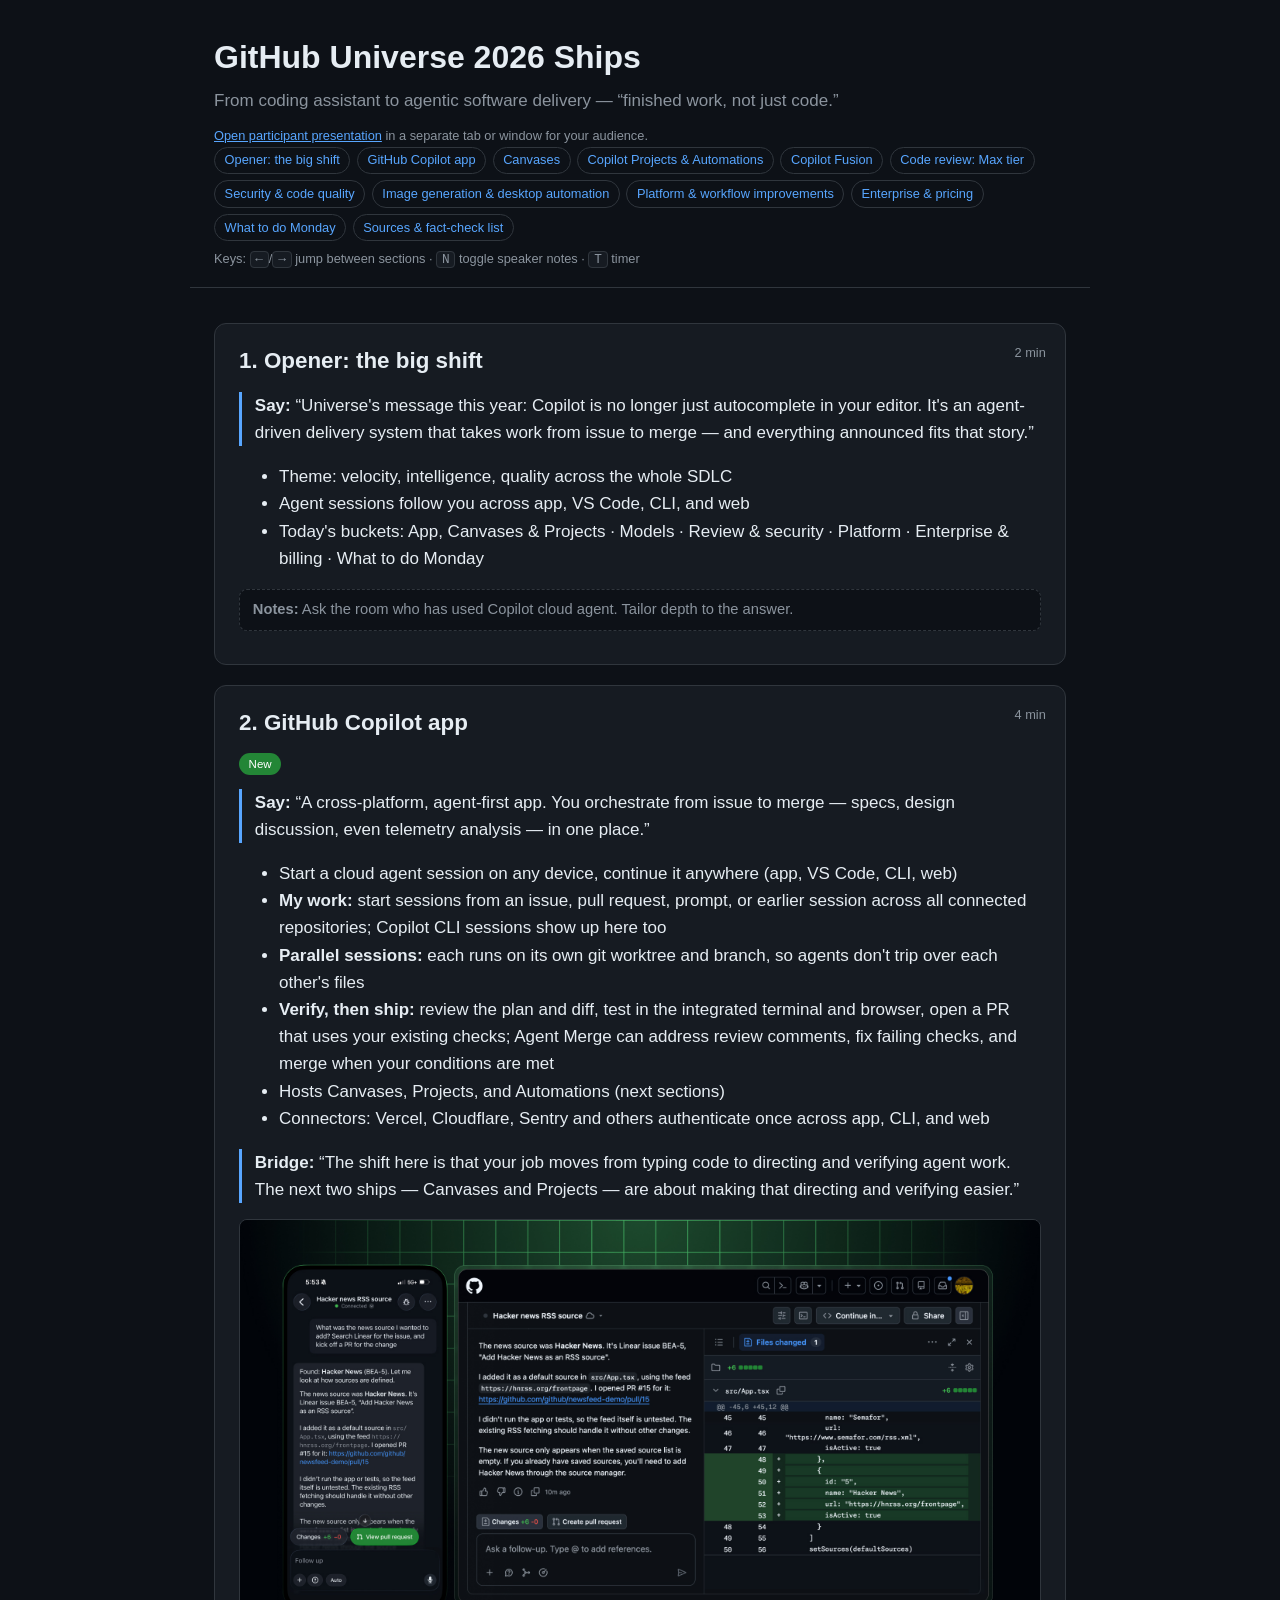
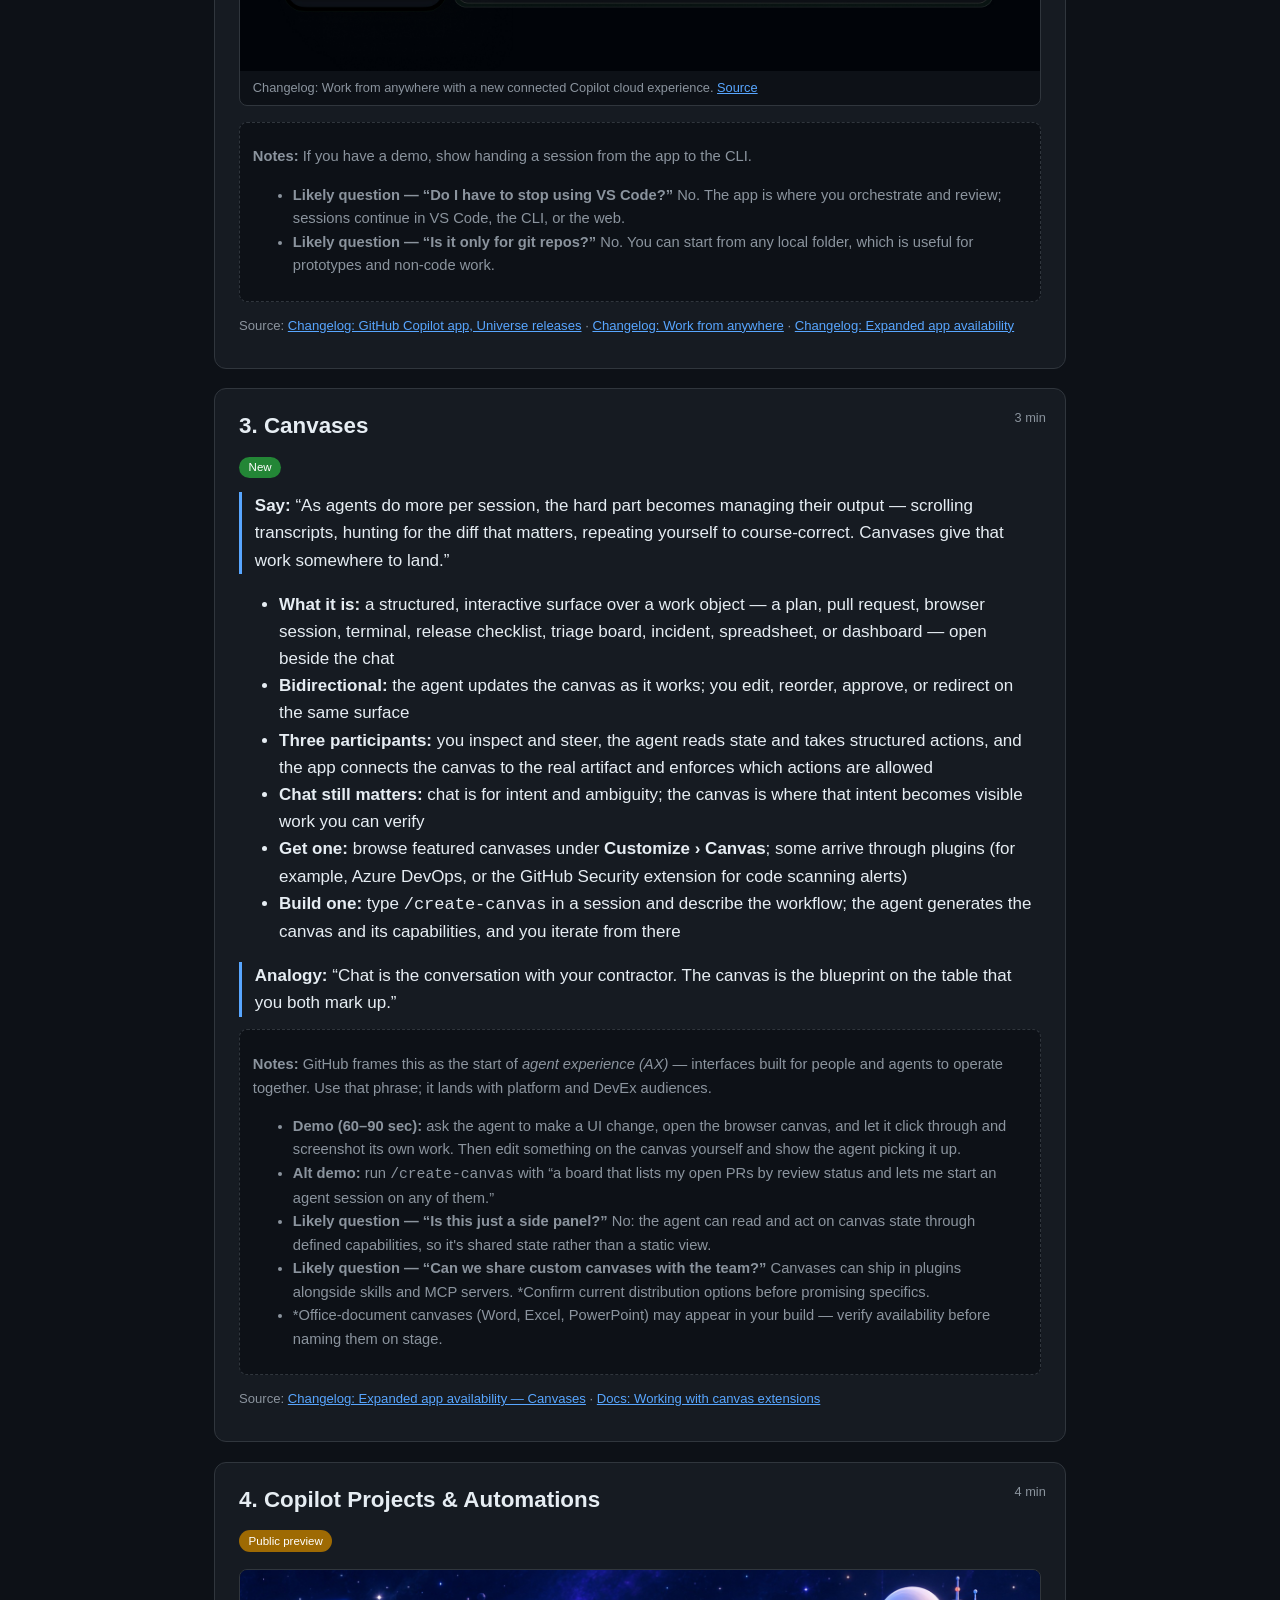
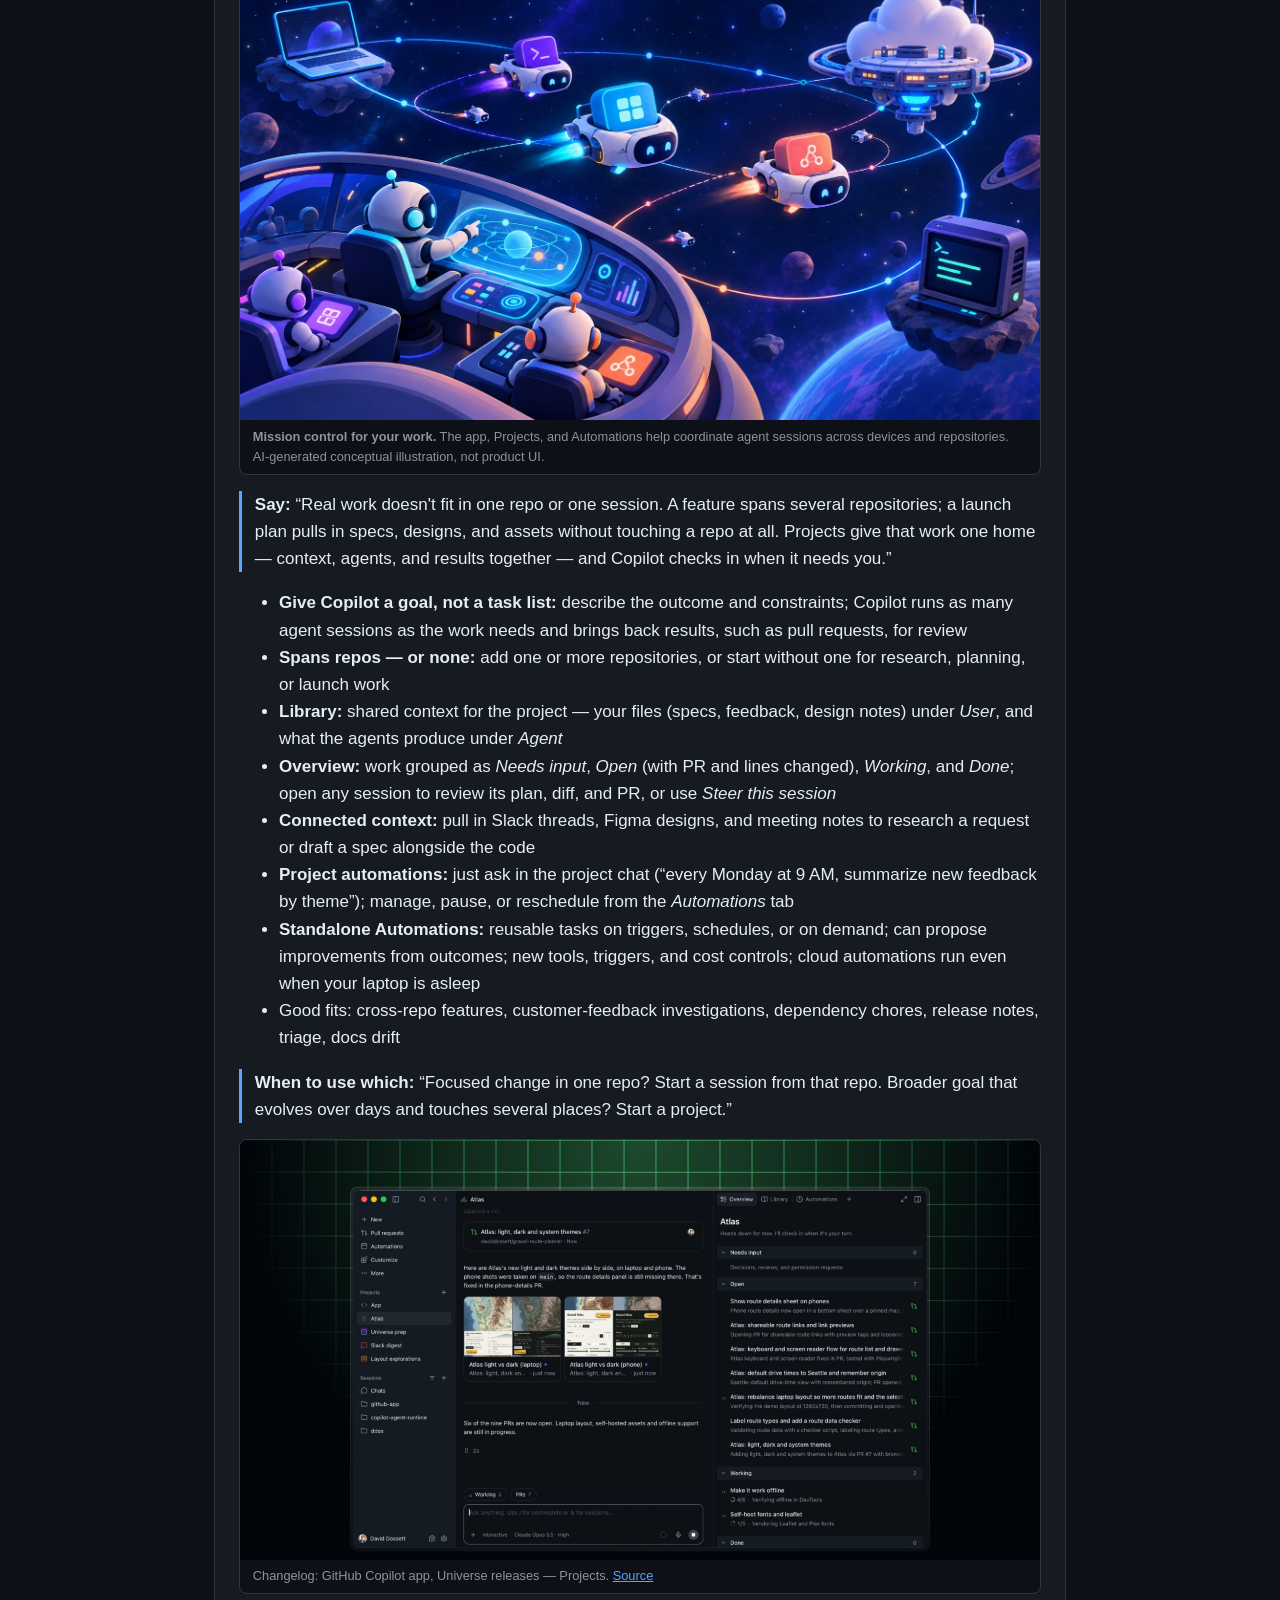
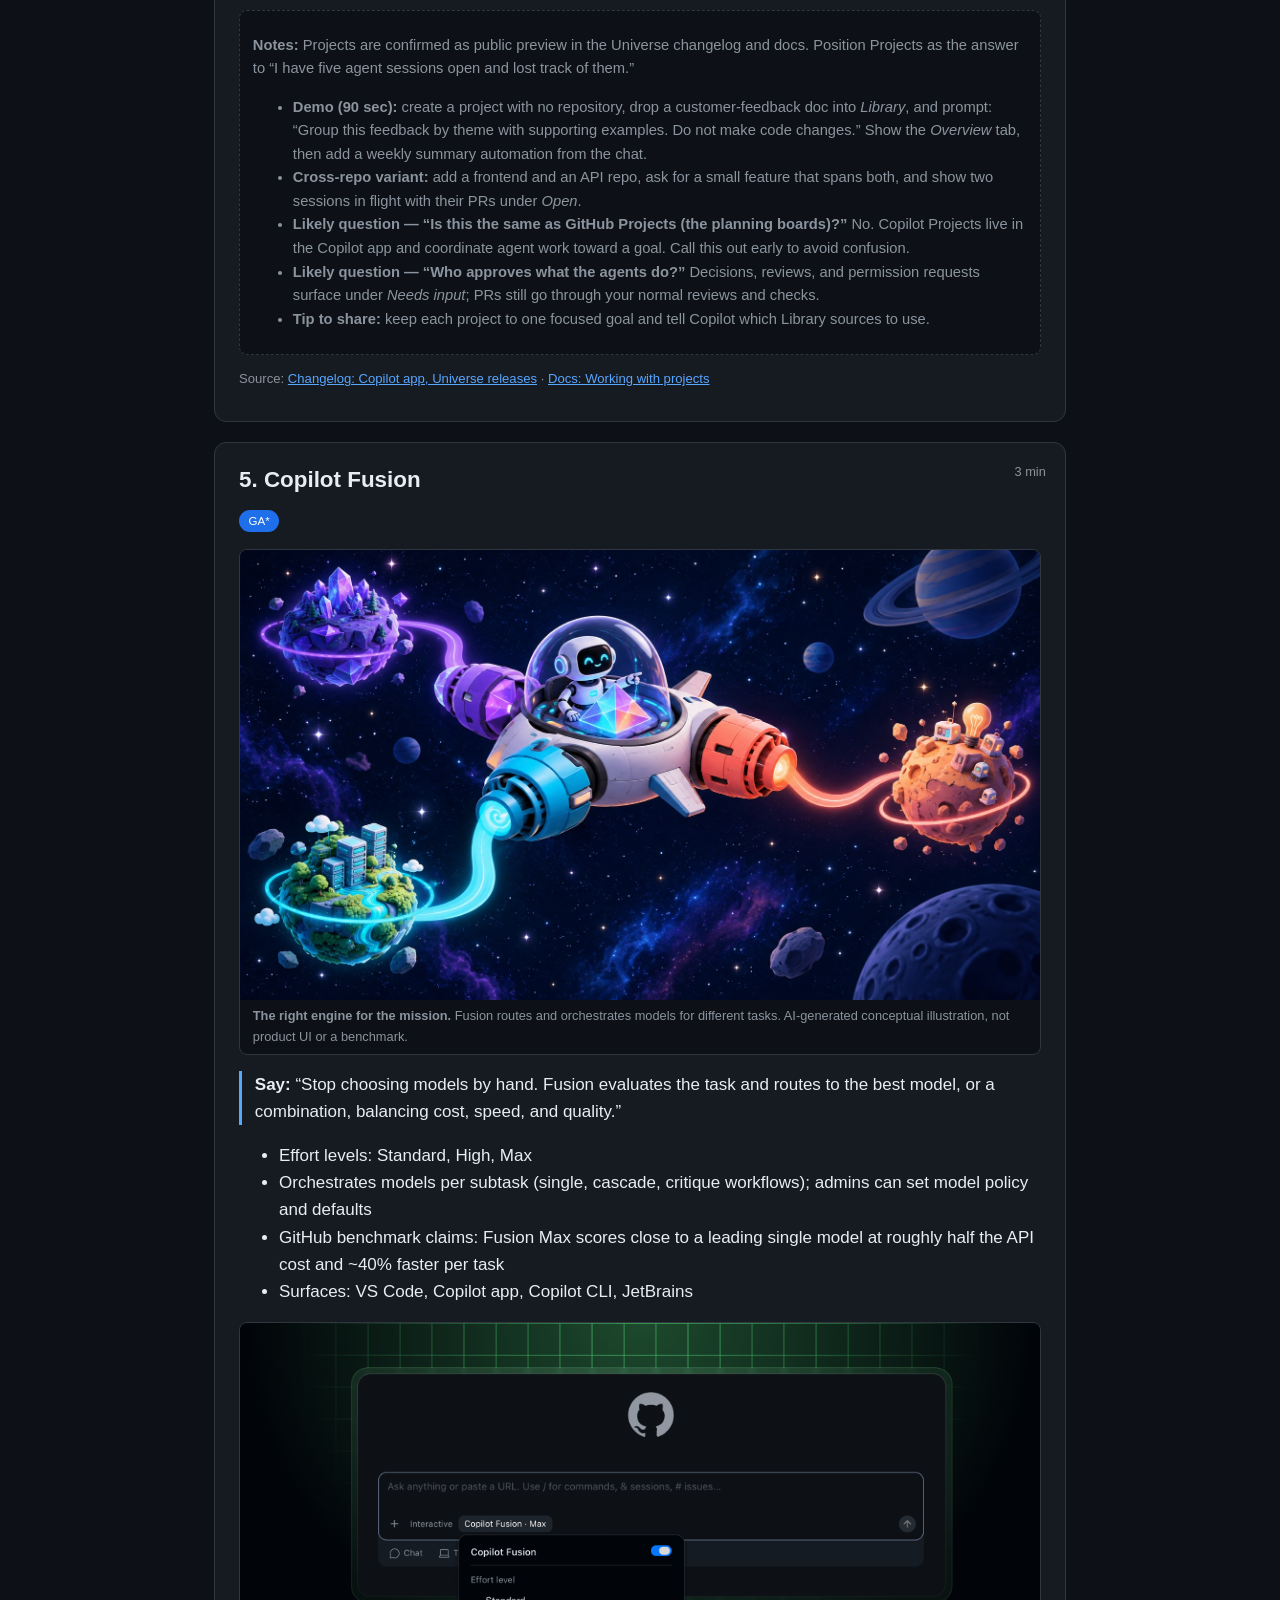
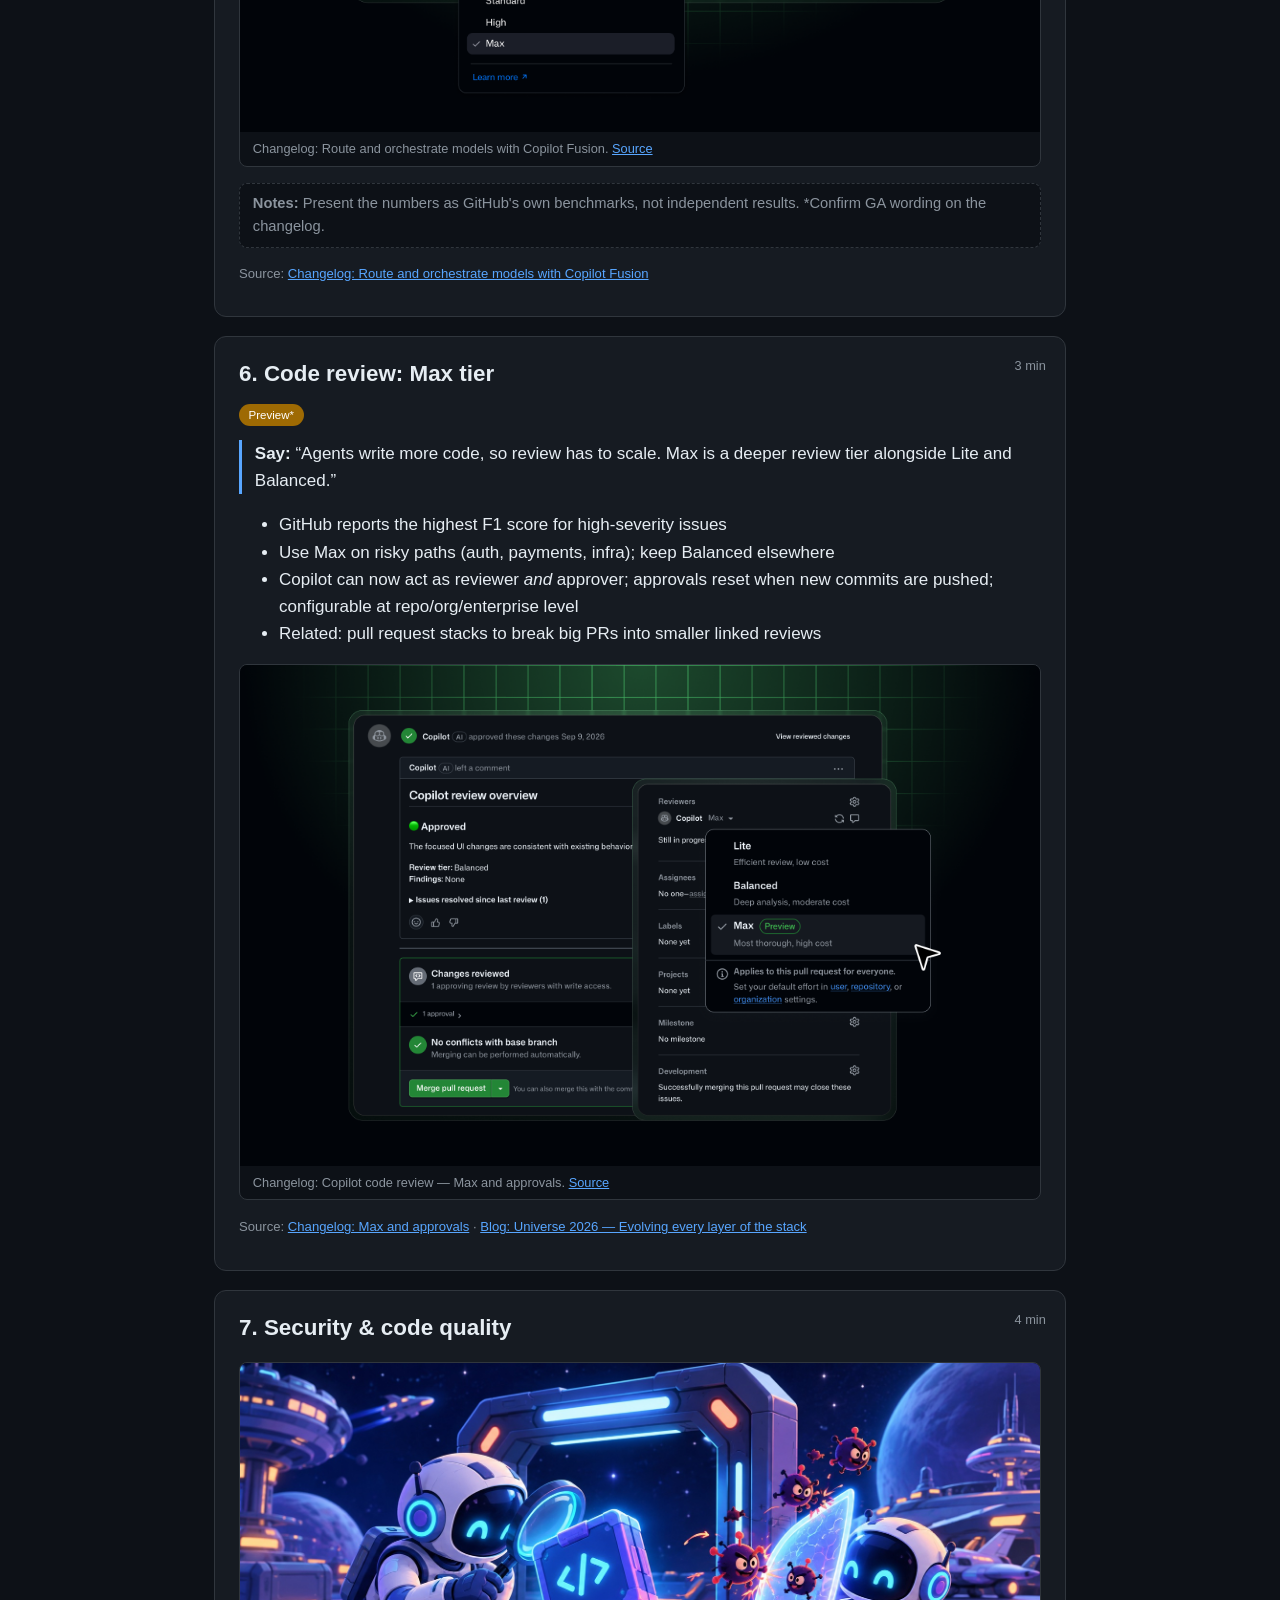
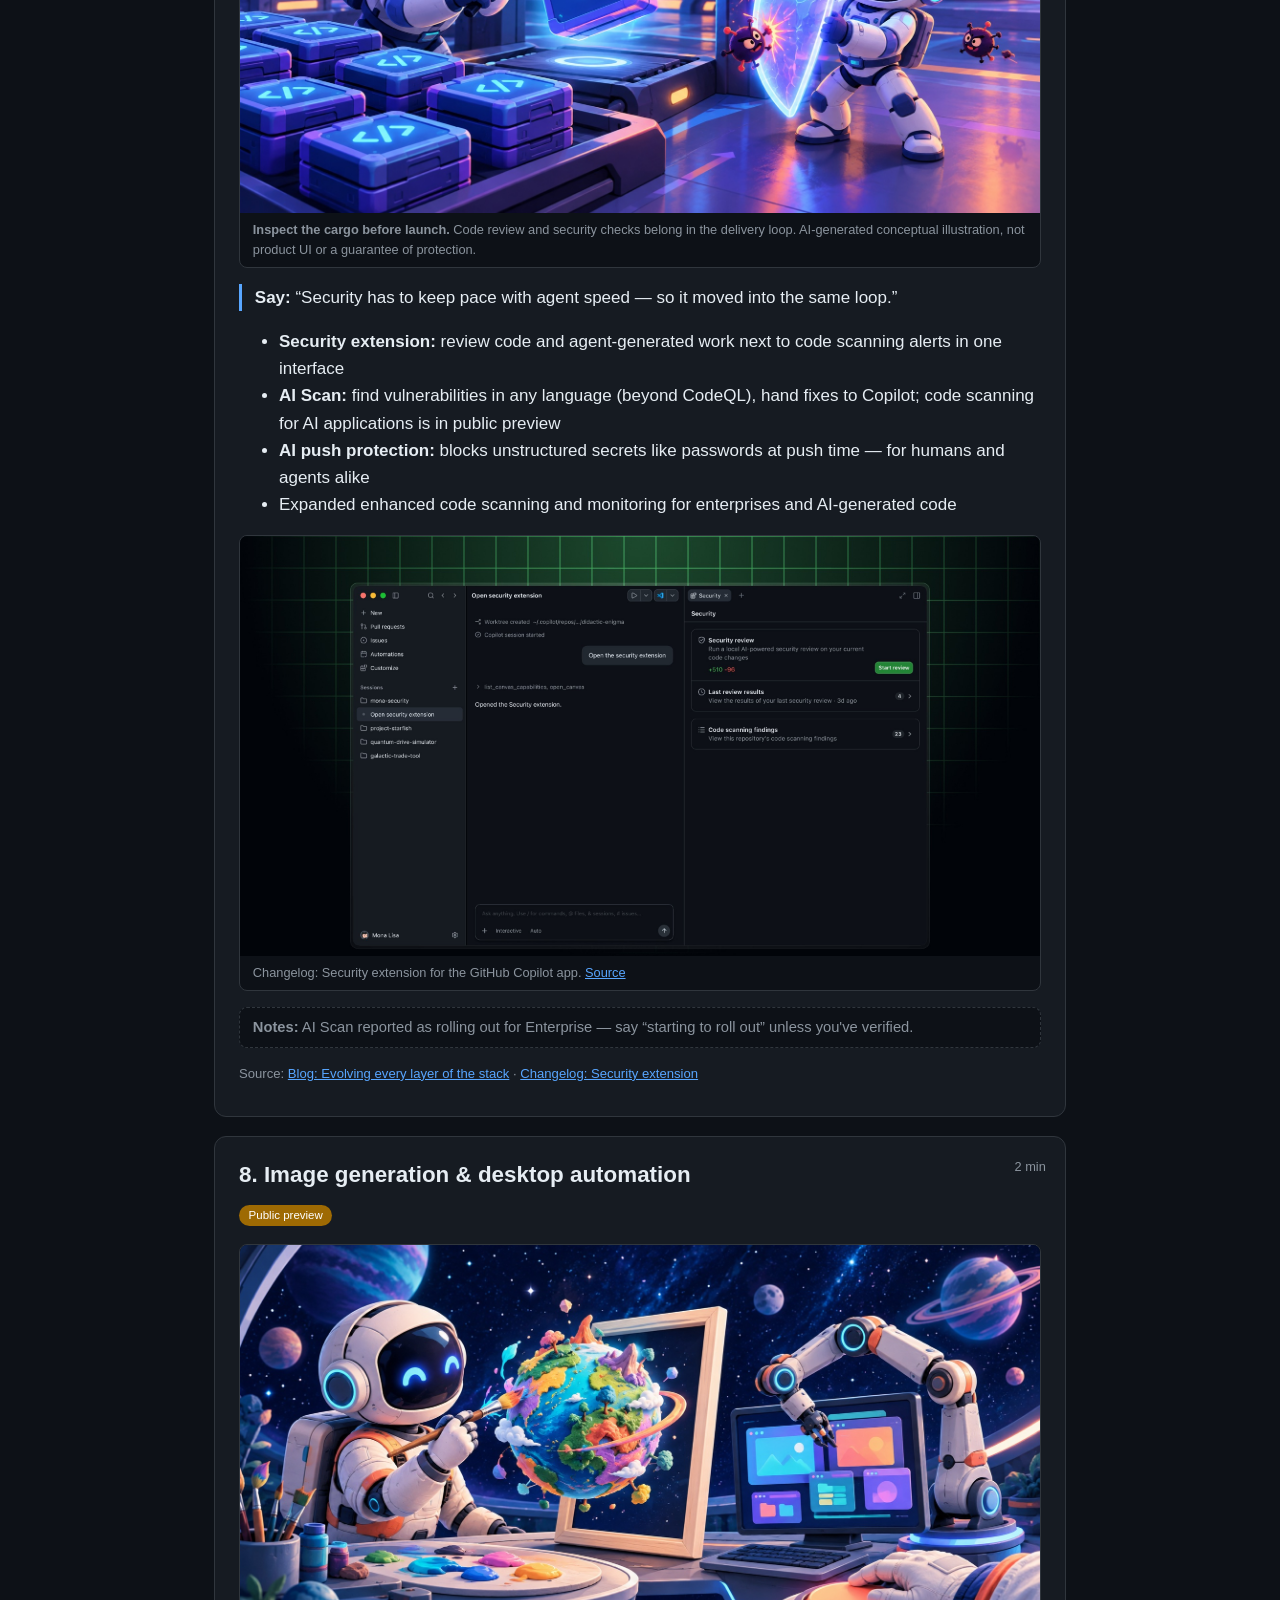
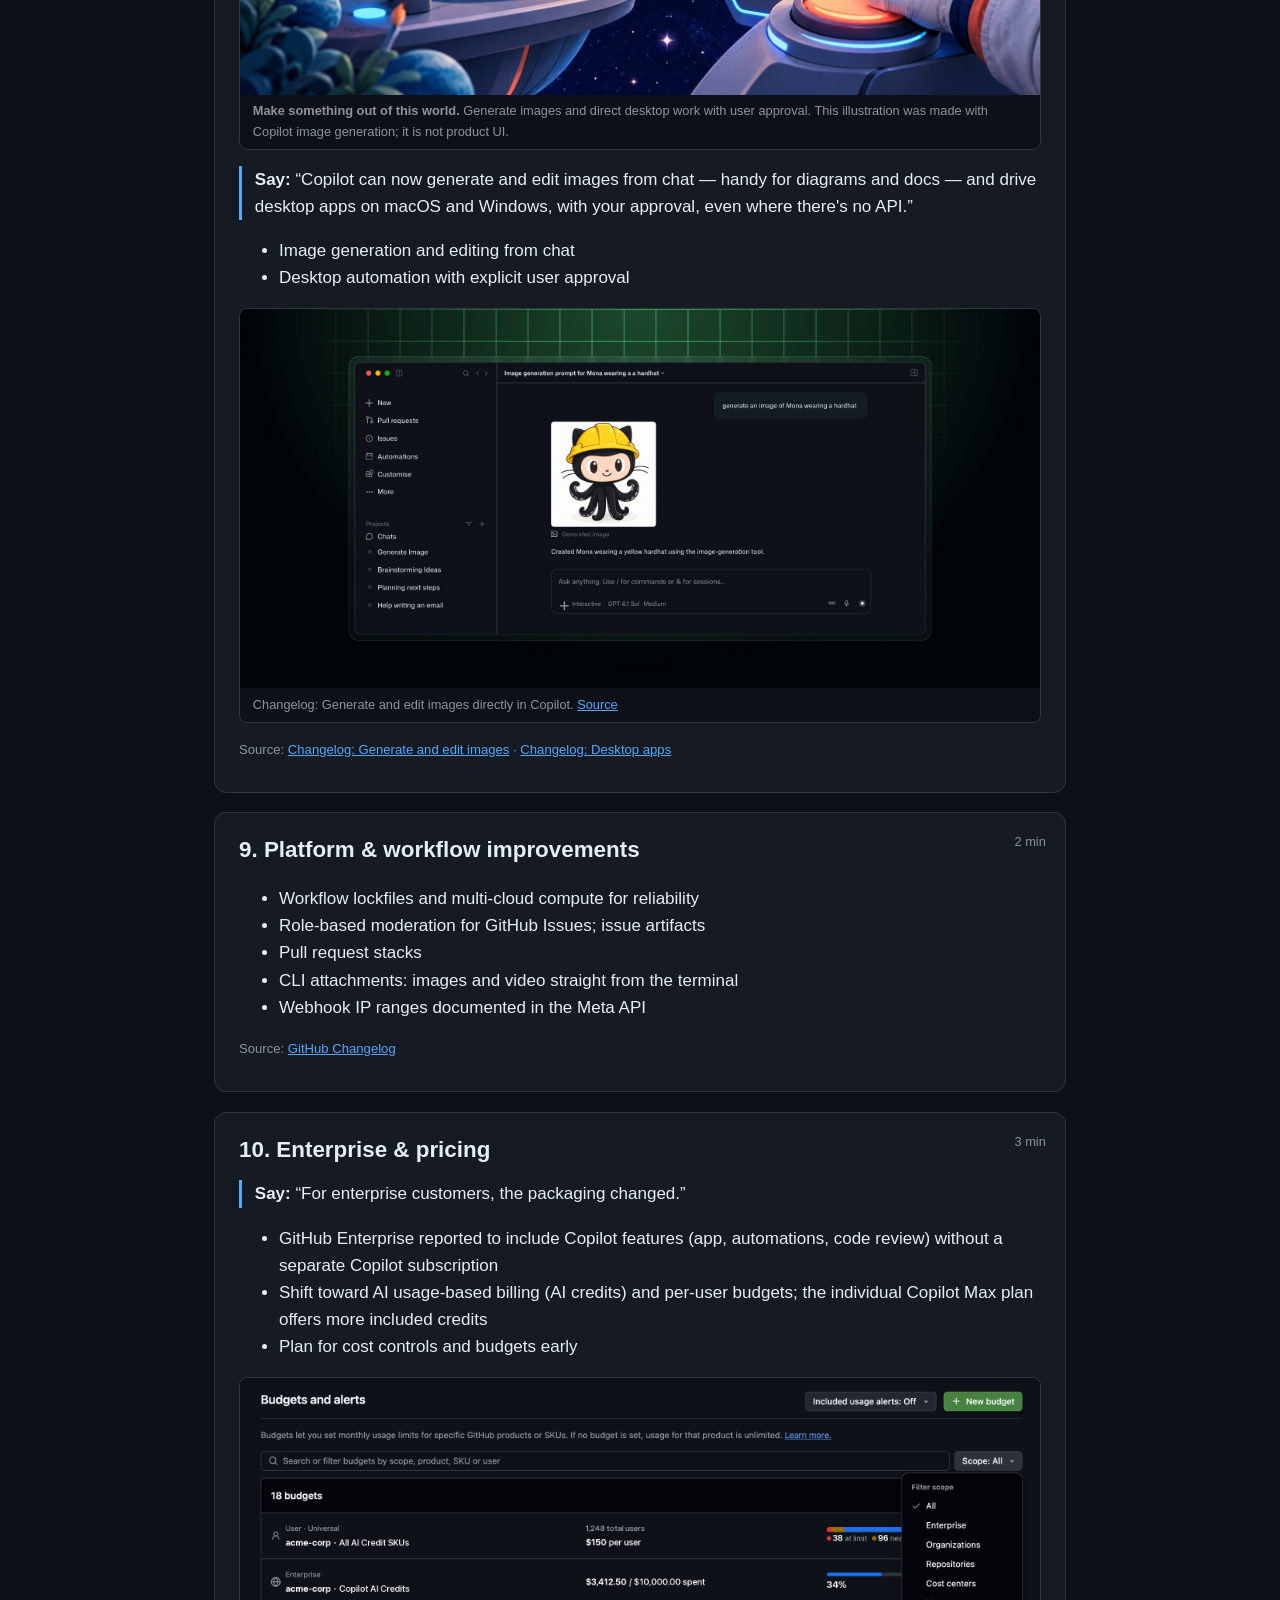
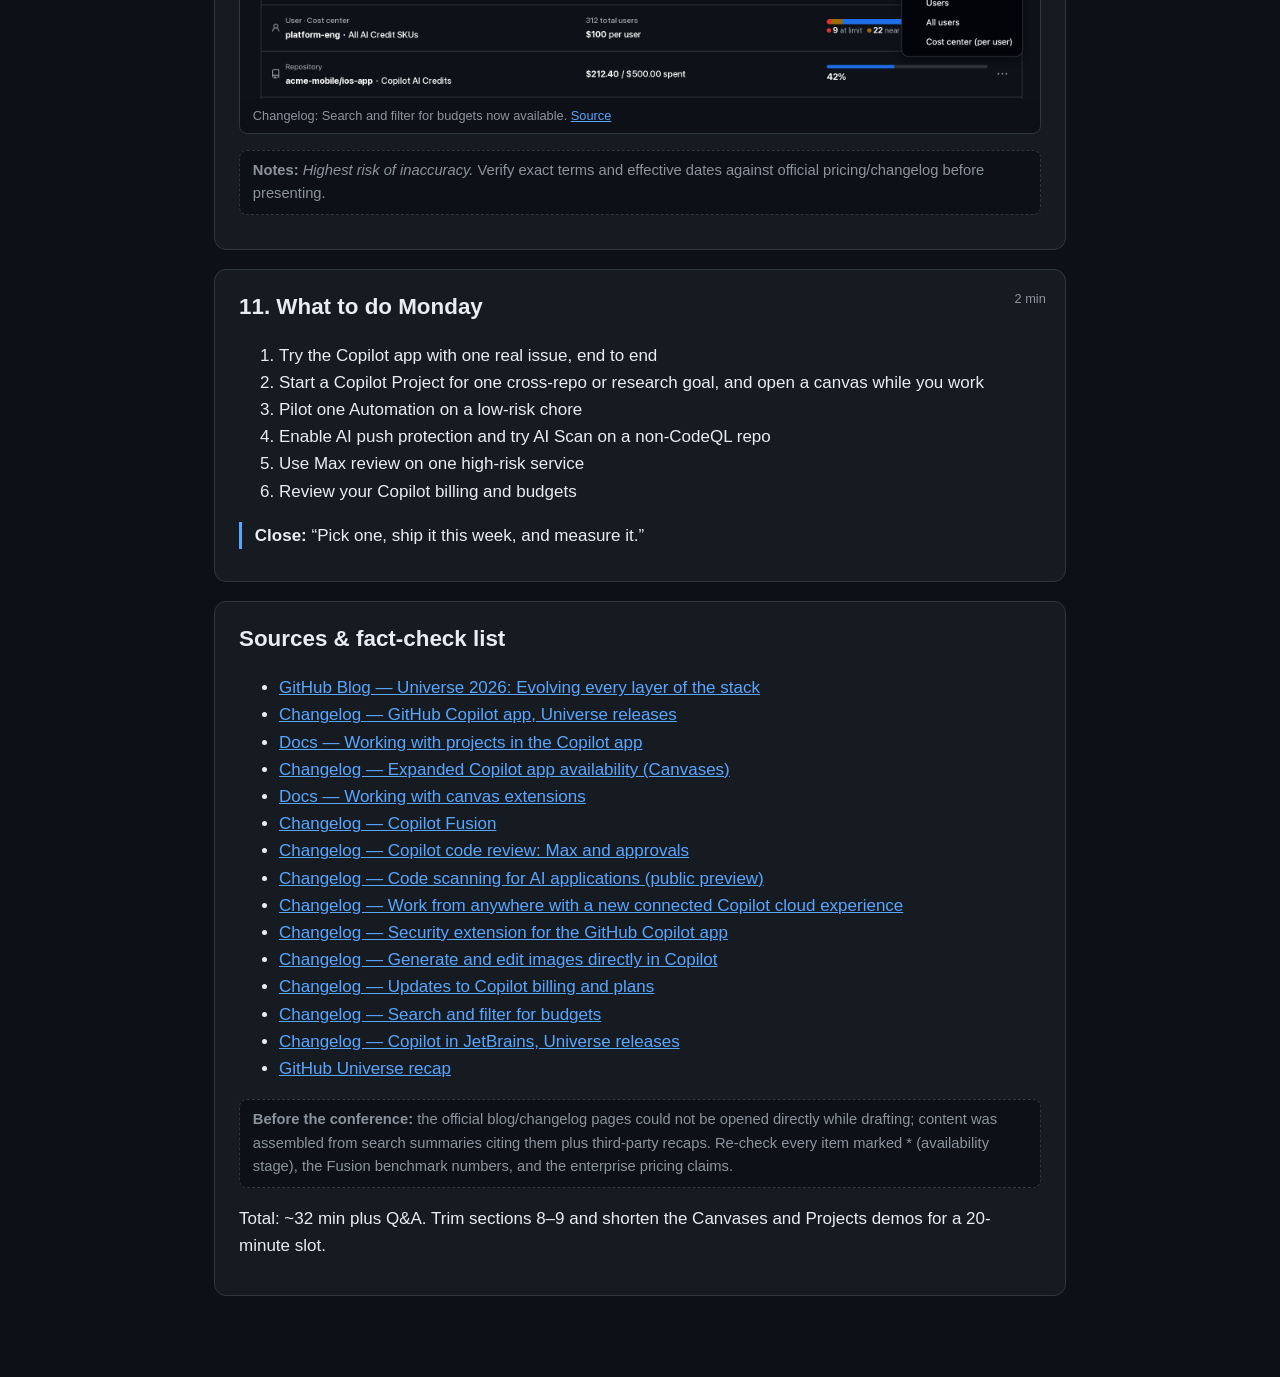
<file: index.html>
<!DOCTYPE html>
<html lang="en">
<head>
<meta charset="utf-8">
<meta name="viewport" content="width=device-width, initial-scale=1">
<title>GitHub Universe 2026 Ships — Talk Track</title>
<link rel="stylesheet" href="style.css">
</head>
<body>
<header>
  <h1>GitHub Universe 2026 Ships</h1>
  <p class="tag">From coding assistant to agentic software delivery — “finished work, not just code.”</p>
  <p class="hint"><a href="participant.html" target="_blank" rel="noopener">Open participant presentation</a> in a separate tab or window for your audience.</p>
  <nav id="toc"></nav>
  <p class="hint">Keys: <kbd>←</kbd>/<kbd>→</kbd> jump between sections · <kbd>N</kbd> toggle speaker notes · <kbd>T</kbd> timer</p>
  <span id="timer" hidden>00:00</span>
</header>

<main>

<section id="opener" data-time="2 min">
  <h2>1. Opener: the big shift</h2>
  <p class="say"><strong>Say:</strong> “Universe's message this year: Copilot is no longer just autocomplete in your editor. It's an agent-driven delivery system that takes work from issue to merge — and everything announced fits that story.”</p>
  <ul>
    <li>Theme: velocity, intelligence, quality across the whole SDLC</li>
    <li>Agent sessions follow you across app, VS Code, CLI, and web</li>
    <li>Today's buckets: App, Canvases &amp; Projects · Models · Review &amp; security · Platform · Enterprise &amp; billing · What to do Monday</li>
  </ul>
  <p class="notes"><strong>Notes:</strong> Ask the room who has used Copilot cloud agent. Tailor depth to the answer.</p>
</section>

<section id="app" data-time="4 min">
  <h2>2. GitHub Copilot app</h2>
  <span class="badge">New</span>
  <p class="say"><strong>Say:</strong> “A cross-platform, agent-first app. You orchestrate from issue to merge — specs, design discussion, even telemetry analysis — in one place.”</p>
  <ul>
    <li>Start a cloud agent session on any device, continue it anywhere (app, VS Code, CLI, web)</li>
    <li><strong>My work:</strong> start sessions from an issue, pull request, prompt, or earlier session across all connected repositories; Copilot CLI sessions show up here too</li>
    <li><strong>Parallel sessions:</strong> each runs on its own git worktree and branch, so agents don't trip over each other's files</li>
    <li><strong>Verify, then ship:</strong> review the plan and diff, test in the integrated terminal and browser, open a PR that uses your existing checks; Agent Merge can address review comments, fix failing checks, and merge when your conditions are met</li>
    <li>Hosts Canvases, Projects, and Automations (next sections)</li>
    <li>Connectors: Vercel, Cloudflare, Sentry and others authenticate once across app, CLI, and web</li>
  </ul>
  <p class="say"><strong>Bridge:</strong> “The shift here is that your job moves from typing code to directing and verifying agent work. The next two ships — Canvases and Projects — are about making that directing and verifying easier.”</p>
  <figure class="shot" data-url="https://github.blog/changelog/2026-10-28-work-from-anywhere-with-a-new-connected-copilot-cloud-experience/" data-img="https://github.blog/wp-content/uploads/2026/11/683326413-6c3e6093-4c88-4c7c-9c8d-3e30f57e6bcd.jpg">
    <img src="assets/app.jpg" alt="The same Copilot session and pull request synced between github.com and GitHub Mobile" loading="lazy">
    <figcaption>Changelog: Work from anywhere with a new connected Copilot cloud experience. <a href="https://github.blog/changelog/2026-10-28-work-from-anywhere-with-a-new-connected-copilot-cloud-experience/">Source</a></figcaption>
  </figure>
  <div class="notes">
    <p><strong>Notes:</strong> If you have a demo, show handing a session from the app to the CLI.</p>
    <ul>
      <li><strong>Likely question — “Do I have to stop using VS Code?”</strong> No. The app is where you orchestrate and review; sessions continue in VS Code, the CLI, or the web.</li>
      <li><strong>Likely question — “Is it only for git repos?”</strong> No. You can start from any local folder, which is useful for prototypes and non-code work.</li>
    </ul>
  </div>
  <p class="src">Source: <a href="https://github.blog/changelog/2026-10-28-github-copilot-app-universe-releases/">Changelog: GitHub Copilot app, Universe releases</a> · <a href="https://github.blog/changelog/2026-10-28-work-from-anywhere-with-a-new-connected-copilot-cloud-experience/">Changelog: Work from anywhere</a> · <a href="https://github.blog/changelog/2026-06-02-expanded-technical-preview-availability-for-the-github-copilot-app/">Changelog: Expanded app availability</a></p>
</section>

<section id="canvases" data-time="3 min">
  <h2>3. Canvases</h2>
  <span class="badge">New</span>
  <p class="say"><strong>Say:</strong> “As agents do more per session, the hard part becomes managing their output — scrolling transcripts, hunting for the diff that matters, repeating yourself to course-correct. Canvases give that work somewhere to land.”</p>
  <ul>
    <li><strong>What it is:</strong> a structured, interactive surface over a work object — a plan, pull request, browser session, terminal, release checklist, triage board, incident, spreadsheet, or dashboard — open beside the chat</li>
    <li><strong>Bidirectional:</strong> the agent updates the canvas as it works; you edit, reorder, approve, or redirect on the same surface</li>
    <li><strong>Three participants:</strong> you inspect and steer, the agent reads state and takes structured actions, and the app connects the canvas to the real artifact and enforces which actions are allowed</li>
    <li><strong>Chat still matters:</strong> chat is for intent and ambiguity; the canvas is where that intent becomes visible work you can verify</li>
    <li><strong>Get one:</strong> browse featured canvases under <strong>Customize › Canvas</strong>; some arrive through plugins (for example, Azure DevOps, or the GitHub Security extension for code scanning alerts)</li>
    <li><strong>Build one:</strong> type <code>/create-canvas</code> in a session and describe the workflow; the agent generates the canvas and its capabilities, and you iterate from there</li>
  </ul>
  <p class="say"><strong>Analogy:</strong> “Chat is the conversation with your contractor. The canvas is the blueprint on the table that you both mark up.”</p>
  <div class="notes">
    <p><strong>Notes:</strong> GitHub frames this as the start of <em>agent experience (AX)</em> — interfaces built for people and agents to operate together. Use that phrase; it lands with platform and DevEx audiences.</p>
    <ul>
      <li><strong>Demo (60–90 sec):</strong> ask the agent to make a UI change, open the browser canvas, and let it click through and screenshot its own work. Then edit something on the canvas yourself and show the agent picking it up.</li>
      <li><strong>Alt demo:</strong> run <code>/create-canvas</code> with “a board that lists my open PRs by review status and lets me start an agent session on any of them.”</li>
      <li><strong>Likely question — “Is this just a side panel?”</strong> No: the agent can read and act on canvas state through defined capabilities, so it's shared state rather than a static view.</li>
      <li><strong>Likely question — “Can we share custom canvases with the team?”</strong> Canvases can ship in plugins alongside skills and MCP servers. *Confirm current distribution options before promising specifics.</li>
      <li>*Office-document canvases (Word, Excel, PowerPoint) may appear in your build — verify availability before naming them on stage.</li>
    </ul>
  </div>
  <p class="src">Source: <a href="https://github.blog/changelog/2026-06-02-expanded-technical-preview-availability-for-the-github-copilot-app/">Changelog: Expanded app availability — Canvases</a> · <a href="https://docs.github.com/copilot/how-tos/github-copilot-app/working-with-canvas-extensions">Docs: Working with canvas extensions</a></p>
</section>

<section id="projects" data-time="4 min">
  <h2>4. Copilot Projects &amp; Automations</h2>
  <span class="badge preview">Public preview</span>
  <figure class="shot generated">
    <img src="assets/orchestration-art.jpg" alt="Robot mission control coordinates a fleet of task-carrying spacecraft between a laptop, terminal, and cloud station" width="1672" height="941" loading="lazy" decoding="async">
    <figcaption><strong>Mission control for your work.</strong> The app, Projects, and Automations help coordinate agent sessions across devices and repositories. AI-generated conceptual illustration, not product UI.</figcaption>
  </figure>
  <p class="say"><strong>Say:</strong> “Real work doesn't fit in one repo or one session. A feature spans several repositories; a launch plan pulls in specs, designs, and assets without touching a repo at all. Projects give that work one home — context, agents, and results together — and Copilot checks in when it needs you.”</p>
  <ul>
    <li><strong>Give Copilot a goal, not a task list:</strong> describe the outcome and constraints; Copilot runs as many agent sessions as the work needs and brings back results, such as pull requests, for review</li>
    <li><strong>Spans repos — or none:</strong> add one or more repositories, or start without one for research, planning, or launch work</li>
    <li><strong>Library:</strong> shared context for the project — your files (specs, feedback, design notes) under <em>User</em>, and what the agents produce under <em>Agent</em></li>
    <li><strong>Overview:</strong> work grouped as <em>Needs input</em>, <em>Open</em> (with PR and lines changed), <em>Working</em>, and <em>Done</em>; open any session to review its plan, diff, and PR, or use <em>Steer this session</em></li>
    <li><strong>Connected context:</strong> pull in Slack threads, Figma designs, and meeting notes to research a request or draft a spec alongside the code</li>
    <li><strong>Project automations:</strong> just ask in the project chat (“every Monday at 9 AM, summarize new feedback by theme”); manage, pause, or reschedule from the <em>Automations</em> tab</li>
    <li><strong>Standalone Automations:</strong> reusable tasks on triggers, schedules, or on demand; can propose improvements from outcomes; new tools, triggers, and cost controls; cloud automations run even when your laptop is asleep</li>
    <li>Good fits: cross-repo features, customer-feedback investigations, dependency chores, release notes, triage, docs drift</li>
  </ul>
  <p class="say"><strong>When to use which:</strong> “Focused change in one repo? Start a session from that repo. Broader goal that evolves over days and touches several places? Start a project.”</p>
  <figure class="shot" data-url="https://github.blog/changelog/2026-10-28-github-copilot-app-universe-releases/#give-copilot-a-goal" data-img="https://github.com/user-attachments/assets/37b3573f-d42f-439f-a136-9613293cf984">
    <img src="assets/projects.jpg" alt="Copilot app showing the new left navigation with a Projects view" loading="lazy">
    <figcaption>Changelog: GitHub Copilot app, Universe releases — Projects. <a href="https://github.blog/changelog/2026-10-28-github-copilot-app-universe-releases/#give-copilot-a-goal">Source</a></figcaption>
  </figure>
  <div class="notes">
    <p><strong>Notes:</strong> Projects are confirmed as public preview in the Universe changelog and docs. Position Projects as the answer to “I have five agent sessions open and lost track of them.”</p>
    <ul>
      <li><strong>Demo (90 sec):</strong> create a project with no repository, drop a customer-feedback doc into <em>Library</em>, and prompt: “Group this feedback by theme with supporting examples. Do not make code changes.” Show the <em>Overview</em> tab, then add a weekly summary automation from the chat.</li>
      <li><strong>Cross-repo variant:</strong> add a frontend and an API repo, ask for a small feature that spans both, and show two sessions in flight with their PRs under <em>Open</em>.</li>
      <li><strong>Likely question — “Is this the same as GitHub Projects (the planning boards)?”</strong> No. Copilot Projects live in the Copilot app and coordinate agent work toward a goal. Call this out early to avoid confusion.</li>
      <li><strong>Likely question — “Who approves what the agents do?”</strong> Decisions, reviews, and permission requests surface under <em>Needs input</em>; PRs still go through your normal reviews and checks.</li>
      <li><strong>Tip to share:</strong> keep each project to one focused goal and tell Copilot which Library sources to use.</li>
    </ul>
  </div>
  <p class="src">Source: <a href="https://github.blog/changelog/2026-10-28-github-copilot-app-universe-releases/">Changelog: Copilot app, Universe releases</a> · <a href="https://docs.github.com/copilot/how-tos/github-copilot-app/working-with-projects">Docs: Working with projects</a></p>
</section>

<section id="fusion" data-time="3 min">
  <h2>5. Copilot Fusion</h2>
  <span class="badge ga">GA*</span>
  <figure class="shot generated">
    <img src="assets/fusion-art.jpg" alt="A robot navigator routes three colorful spacecraft engines toward different task planets" width="1672" height="941" loading="lazy" decoding="async">
    <figcaption><strong>The right engine for the mission.</strong> Fusion routes and orchestrates models for different tasks. AI-generated conceptual illustration, not product UI or a benchmark.</figcaption>
  </figure>
  <p class="say"><strong>Say:</strong> “Stop choosing models by hand. Fusion evaluates the task and routes to the best model, or a combination, balancing cost, speed, and quality.”</p>
  <ul>
    <li>Effort levels: Standard, High, Max</li>
    <li>Orchestrates models per subtask (single, cascade, critique workflows); admins can set model policy and defaults</li>
    <li>GitHub benchmark claims: Fusion Max scores close to a leading single model at roughly half the API cost and ~40% faster per task</li>
    <li>Surfaces: VS Code, Copilot app, Copilot CLI, JetBrains</li>
  </ul>
  <figure class="shot" data-url="https://github.blog/changelog/2026-10-28-route-and-orchestrate-models-with-github-copilot-fusion/" data-img="https://github.blog/wp-content/uploads/2026/11/683297831-90d4b889-b7d4-4473-93fc-e75bb8595652.png">
    <img src="assets/fusion.png" alt="Copilot prompt composer with the Copilot Fusion menu open and the Max effort level selected" loading="lazy">
    <figcaption>Changelog: Route and orchestrate models with Copilot Fusion. <a href="https://github.blog/changelog/2026-10-28-route-and-orchestrate-models-with-github-copilot-fusion/">Source</a></figcaption>
  </figure>
  <p class="notes"><strong>Notes:</strong> Present the numbers as GitHub's own benchmarks, not independent results. *Confirm GA wording on the changelog.</p>
  <p class="src">Source: <a href="https://github.blog/changelog/2026-10-28-route-and-orchestrate-models-with-github-copilot-fusion/">Changelog: Route and orchestrate models with Copilot Fusion</a></p>
</section>

<section id="review" data-time="3 min">
  <h2>6. Code review: Max tier</h2>
  <span class="badge preview">Preview*</span>
  <p class="say"><strong>Say:</strong> “Agents write more code, so review has to scale. Max is a deeper review tier alongside Lite and Balanced.”</p>
  <ul>
    <li>GitHub reports the highest F1 score for high-severity issues</li>
    <li>Use Max on risky paths (auth, payments, infra); keep Balanced elsewhere</li>
    <li>Copilot can now act as reviewer <em>and</em> approver; approvals reset when new commits are pushed; configurable at repo/org/enterprise level</li>
    <li>Related: pull request stacks to break big PRs into smaller linked reviews</li>
  </ul>
  <figure class="shot" data-url="https://github.blog/changelog/2026-10-28-copilot-code-review-merge-with-confidence-with-max-and-approvals/" data-img="https://github.blog/wp-content/uploads/2026/11/683060765-43cffe61-3c1c-47b7-9067-57635b1b60e4.png">
    <img src="assets/review.png" alt="Copilot approving a pull request, with the reviewer menu open showing Lite, Balanced, and Max review levels" loading="lazy">
    <figcaption>Changelog: Copilot code review — Max and approvals. <a href="https://github.blog/changelog/2026-10-28-copilot-code-review-merge-with-confidence-with-max-and-approvals/">Source</a></figcaption>
  </figure>
  <p class="src">Source: <a href="https://github.blog/changelog/2026-10-28-copilot-code-review-merge-with-confidence-with-max-and-approvals/">Changelog: Max and approvals</a> · <a href="https://github.blog/news-insights/company-news/github-universe-2026-evolving-every-layer-of-the-stack/">Blog: Universe 2026 — Evolving every layer of the stack</a></p>
</section>

<section id="security" data-time="4 min">
  <h2>7. Security &amp; code quality</h2>
  <figure class="shot generated">
    <img src="assets/review-security-art.jpg" alt="Two robot astronauts inspect code cargo with a magnifying glass and intercept mischievous bugs with a glowing shield" width="1672" height="941" loading="lazy" decoding="async">
    <figcaption><strong>Inspect the cargo before launch.</strong> Code review and security checks belong in the delivery loop. AI-generated conceptual illustration, not product UI or a guarantee of protection.</figcaption>
  </figure>
  <p class="say"><strong>Say:</strong> “Security has to keep pace with agent speed — so it moved into the same loop.”</p>
  <ul>
    <li><strong>Security extension:</strong> review code and agent-generated work next to code scanning alerts in one interface</li>
    <li><strong>AI Scan:</strong> find vulnerabilities in any language (beyond CodeQL), hand fixes to Copilot; code scanning for AI applications is in public preview</li>
    <li><strong>AI push protection:</strong> blocks unstructured secrets like passwords at push time — for humans and agents alike</li>
    <li>Expanded enhanced code scanning and monitoring for enterprises and AI-generated code</li>
  </ul>
  <figure class="shot" data-url="https://github.blog/changelog/2026-10-28-security-extension-for-the-github-copilot-app/" data-img="https://github.blog/wp-content/uploads/2026/11/679056306-3aa8eb70-0db8-486a-8009-572eccef3284.jpg">
    <img src="assets/security.jpg" alt="The Security extension in the Copilot app next to a session, with options to start a security review and view code scanning findings" loading="lazy">
    <figcaption>Changelog: Security extension for the GitHub Copilot app. <a href="https://github.blog/changelog/2026-10-28-security-extension-for-the-github-copilot-app/">Source</a></figcaption>
  </figure>
  <p class="notes"><strong>Notes:</strong> AI Scan reported as rolling out for Enterprise — say “starting to roll out” unless you've verified.</p>
  <p class="src">Source: <a href="https://github.blog/news-insights/company-news/github-universe-2026-evolving-every-layer-of-the-stack/">Blog: Evolving every layer of the stack</a> · <a href="https://github.blog/changelog/2026-10-28-security-extension-for-the-github-copilot-app/">Changelog: Security extension</a></p>
</section>

<section id="creative" data-time="2 min">
  <h2>8. Image generation &amp; desktop automation</h2>
  <span class="badge preview">Public preview</span>
  <figure class="shot generated">
    <img src="assets/creative-art.jpg" alt="A robot artist paints a planet out of a picture frame while a desktop robot arm works beside an astronaut-operated approval button" width="1672" height="941" loading="lazy" decoding="async">
    <figcaption><strong>Make something out of this world.</strong> Generate images and direct desktop work with user approval. This illustration was made with Copilot image generation; it is not product UI.</figcaption>
  </figure>
  <p class="say"><strong>Say:</strong> “Copilot can now generate and edit images from chat — handy for diagrams and docs — and drive desktop apps on macOS and Windows, with your approval, even where there's no API.”</p>
  <ul>
    <li>Image generation and editing from chat</li>
    <li>Desktop automation with explicit user approval</li>
  </ul>
  <figure class="shot" data-url="https://github.blog/changelog/2026-10-28-generate-and-edit-images-directly-in-copilot/" data-img="https://github.blog/wp-content/uploads/2026/10/Changelog_Header_NewRelease_GenerateImagesCopilotApp.jpg">
    <img src="assets/creative.jpg" alt="Copilot app generating an image of Mona wearing a yellow hardhat from a chat prompt" loading="lazy">
    <figcaption>Changelog: Generate and edit images directly in Copilot. <a href="https://github.blog/changelog/2026-10-28-generate-and-edit-images-directly-in-copilot/">Source</a></figcaption>
  </figure>
  <p class="src">Source: <a href="https://github.blog/changelog/2026-10-28-generate-and-edit-images-directly-in-copilot/">Changelog: Generate and edit images</a> · <a href="https://github.blog/changelog/2026-10-28-github-copilot-app-universe-releases/#let-copilot-work-with-your-desktop-apps">Changelog: Desktop apps</a></p>
</section>

<section id="platform" data-time="2 min">
  <h2>9. Platform &amp; workflow improvements</h2>
  <ul>
    <li>Workflow lockfiles and multi-cloud compute for reliability</li>
    <li>Role-based moderation for GitHub Issues; issue artifacts</li>
    <li>Pull request stacks</li>
    <li>CLI attachments: images and video straight from the terminal</li>
    <li>Webhook IP ranges documented in the Meta API</li>
  </ul>
  <p class="src">Source: <a href="https://github.blog/changelog/">GitHub Changelog</a></p>
</section>

<section id="enterprise" data-time="3 min">
  <h2>10. Enterprise &amp; pricing</h2>
  <p class="say"><strong>Say:</strong> “For enterprise customers, the packaging changed.”</p>
  <ul>
    <li>GitHub Enterprise reported to include Copilot features (app, automations, code review) without a separate Copilot subscription</li>
    <li>Shift toward AI usage-based billing (AI credits) and per-user budgets; the individual Copilot Max plan offers more included credits</li>
    <li>Plan for cost controls and budgets early</li>
  </ul>
  <figure class="shot" data-url="https://github.blog/changelog/2026-10-13-search-and-filter-for-budgets-now-available/" data-img="https://github.blog/wp-content/uploads/2026/10/670134061-d348271e-500e-462e-bc2a-425313b7a32a.png">
    <img src="assets/enterprise.png" alt="Budgets and alerts page listing per-user and enterprise AI credit budgets with spend and a scope filter" loading="lazy">
    <figcaption>Changelog: Search and filter for budgets now available. <a href="https://github.blog/changelog/2026-10-13-search-and-filter-for-budgets-now-available/">Source</a></figcaption>
  </figure>
  <p class="notes"><strong>Notes:</strong> <em>Highest risk of inaccuracy.</em> Verify exact terms and effective dates against official pricing/changelog before presenting.</p>
</section>

<section id="monday" data-time="2 min">
  <h2>11. What to do Monday</h2>
  <ol>
    <li>Try the Copilot app with one real issue, end to end</li>
    <li>Start a Copilot Project for one cross-repo or research goal, and open a canvas while you work</li>
    <li>Pilot one Automation on a low-risk chore</li>
    <li>Enable AI push protection and try AI Scan on a non-CodeQL repo</li>
    <li>Use Max review on one high-risk service</li>
    <li>Review your Copilot billing and budgets</li>
  </ol>
  <p class="say"><strong>Close:</strong> “Pick one, ship it this week, and measure it.”</p>
</section>

<section id="sources" data-time="">
  <h2>Sources &amp; fact-check list</h2>
  <ul>
    <li><a href="https://github.blog/news-insights/company-news/github-universe-2026-evolving-every-layer-of-the-stack/">GitHub Blog — Universe 2026: Evolving every layer of the stack</a></li>
    <li><a href="https://github.blog/changelog/2026-10-28-github-copilot-app-universe-releases/">Changelog — GitHub Copilot app, Universe releases</a></li>
    <li><a href="https://docs.github.com/copilot/how-tos/github-copilot-app/working-with-projects">Docs — Working with projects in the Copilot app</a></li>
    <li><a href="https://github.blog/changelog/2026-06-02-expanded-technical-preview-availability-for-the-github-copilot-app/">Changelog — Expanded Copilot app availability (Canvases)</a></li>
    <li><a href="https://docs.github.com/copilot/how-tos/github-copilot-app/working-with-canvas-extensions">Docs — Working with canvas extensions</a></li>
    <li><a href="https://github.blog/changelog/2026-10-28-route-and-orchestrate-models-with-github-copilot-fusion/">Changelog — Copilot Fusion</a></li>
    <li><a href="https://github.blog/changelog/2026-10-28-copilot-code-review-merge-with-confidence-with-max-and-approvals/">Changelog — Copilot code review: Max and approvals</a></li>
    <li><a href="https://github.blog/changelog/2026-10-28-code-scanning-for-ai-applications-in-public-preview/">Changelog — Code scanning for AI applications (public preview)</a></li>
    <li><a href="https://github.blog/changelog/2026-10-28-work-from-anywhere-with-a-new-connected-copilot-cloud-experience/">Changelog — Work from anywhere with a new connected Copilot cloud experience</a></li>
    <li><a href="https://github.blog/changelog/2026-10-28-security-extension-for-the-github-copilot-app/">Changelog — Security extension for the GitHub Copilot app</a></li>
    <li><a href="https://github.blog/changelog/2026-10-28-generate-and-edit-images-directly-in-copilot/">Changelog — Generate and edit images directly in Copilot</a></li>
    <li><a href="https://github.blog/changelog/2026-06-01-updates-to-github-copilot-billing-and-plans/">Changelog — Updates to Copilot billing and plans</a></li>
    <li><a href="https://github.blog/changelog/2026-10-13-search-and-filter-for-budgets-now-available/">Changelog — Search and filter for budgets</a></li>
    <li><a href="https://github.blog/changelog/2026-10-28-github-copilot-in-jetbrains-universe-releases/">Changelog — Copilot in JetBrains, Universe releases</a></li>
    <li><a href="https://github.com/events/universe/recap">GitHub Universe recap</a></li>
  </ul>
  <p class="notes"><strong>Before the conference:</strong> the official blog/changelog pages could not be opened directly while drafting; content was assembled from search summaries citing them plus third-party recaps. Re-check every item marked * (availability stage), the Fusion benchmark numbers, and the enterprise pricing claims.</p>
  <p>Total: ~32 min plus Q&amp;A. Trim sections 8–9 and shorten the Canvases and Projects demos for a 20-minute slot.</p>
</section>

</main>
<script src="app.js"></script>
</body>
</html>
</file>
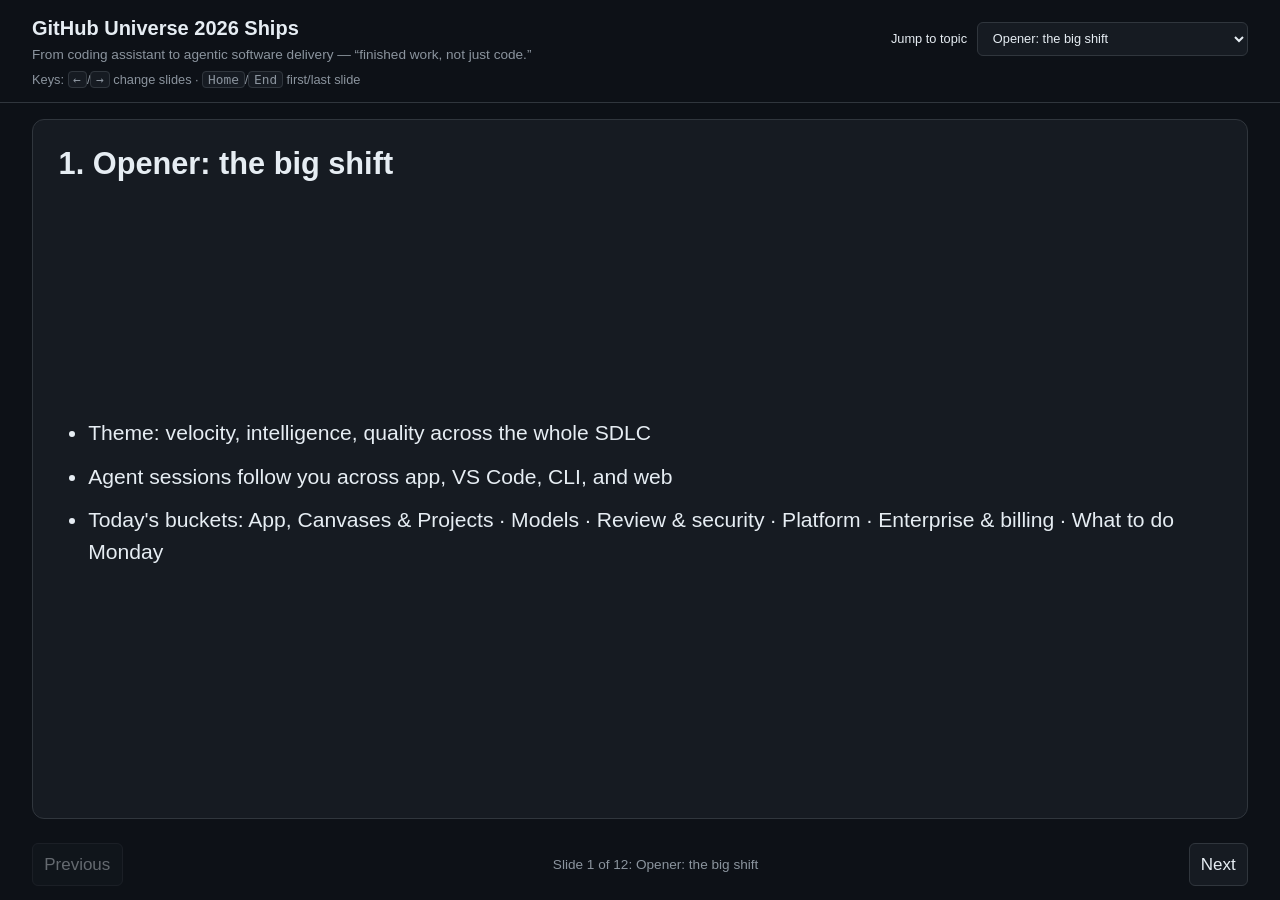
<file: participant.html>
<!DOCTYPE html>
<html lang="en">
<head>
<meta charset="utf-8">
<meta name="viewport" content="width=device-width, initial-scale=1">
<title>GitHub Universe 2026 Ships — Participant Presentation</title>
<link rel="stylesheet" href="style.css">
</head>
<body class="participant">
<header>
  <h1>GitHub Universe 2026 Ships</h1>
  <p class="tag">From coding assistant to agentic software delivery — “finished work, not just code.”</p>
  <nav aria-label="Slide navigation" hidden>
    <label for="slide-select">Jump to topic</label>
    <select id="slide-select"></select>
  </nav>
  <p class="hint">Keys: <kbd>←</kbd>/<kbd>→</kbd> change slides · <kbd>Home</kbd>/<kbd>End</kbd> first/last slide</p>
</header>

<main>

<section id="opener">
  <h2>1. Opener: the big shift</h2>
  <ul>
    <li>Theme: velocity, intelligence, quality across the whole SDLC</li>
    <li>Agent sessions follow you across app, VS Code, CLI, and web</li>
    <li>Today's buckets: App, Canvases &amp; Projects · Models · Review &amp; security · Platform · Enterprise &amp; billing · What to do Monday</li>
  </ul>
</section>

<section id="app">
  <h2>2. GitHub Copilot app</h2>
  <span class="badge">New</span>
  <ul>
    <li>Start a cloud agent session on any device, continue it anywhere (app, VS Code, CLI, web)</li>
    <li><strong>My work:</strong> start sessions from an issue, pull request, prompt, or earlier session across all connected repositories; Copilot CLI sessions show up here too</li>
    <li><strong>Parallel sessions:</strong> each runs on its own git worktree and branch</li>
    <li><strong>Verify, then ship:</strong> review the plan and diff, test in the integrated terminal and browser, open a PR that uses your existing checks; Agent Merge can address review comments, fix failing checks, and merge when your conditions are met</li>
    <li>Hosts Canvases, Projects, and Automations (next sections)</li>
    <li>Connectors: Vercel, Cloudflare, Sentry and others authenticate once across app, CLI, and web</li>
  </ul>
  <figure class="shot" data-url="https://github.blog/changelog/2026-10-28-work-from-anywhere-with-a-new-connected-copilot-cloud-experience/" data-img="https://github.blog/wp-content/uploads/2026/11/683326413-6c3e6093-4c88-4c7c-9c8d-3e30f57e6bcd.jpg">
    <img src="assets/app.jpg" alt="The same Copilot session and pull request synced between github.com and GitHub Mobile" loading="lazy">
    <figcaption>Changelog: Work from anywhere with a new connected Copilot cloud experience. <a href="https://github.blog/changelog/2026-10-28-work-from-anywhere-with-a-new-connected-copilot-cloud-experience/">Source</a></figcaption>
  </figure>
  <p class="src">Source: <a href="https://github.blog/changelog/2026-10-28-github-copilot-app-universe-releases/">Changelog: GitHub Copilot app, Universe releases</a> · <a href="https://github.blog/changelog/2026-10-28-work-from-anywhere-with-a-new-connected-copilot-cloud-experience/">Changelog: Work from anywhere</a> · <a href="https://github.blog/changelog/2026-06-02-expanded-technical-preview-availability-for-the-github-copilot-app/">Changelog: Expanded app availability</a></p>
</section>

<section id="canvases">
  <h2>3. Canvases</h2>
  <span class="badge">New</span>
  <ul>
    <li><strong>What it is:</strong> a structured, interactive surface over a work object — a plan, pull request, browser session, terminal, release checklist, triage board, incident, spreadsheet, or dashboard — open beside the chat</li>
    <li><strong>Bidirectional:</strong> the agent updates the canvas as it works; you edit, reorder, approve, or redirect on the same surface</li>
    <li><strong>Three participants:</strong> you inspect and steer, the agent reads state and takes structured actions, and the app connects the canvas to the real artifact and enforces which actions are allowed</li>
    <li><strong>Chat still matters:</strong> chat is for intent and ambiguity; the canvas is where that intent becomes visible work you can verify</li>
    <li><strong>Get one:</strong> browse featured canvases under <strong>Customize › Canvas</strong>; some arrive through plugins (for example, Azure DevOps, or the GitHub Security extension for code scanning alerts)</li>
    <li><strong>Build one:</strong> type <code>/create-canvas</code> in a session and describe the workflow</li>
  </ul>
  <p class="src">Source: <a href="https://github.blog/changelog/2026-06-02-expanded-technical-preview-availability-for-the-github-copilot-app/">Changelog: Expanded app availability — Canvases</a> · <a href="https://docs.github.com/copilot/how-tos/github-copilot-app/working-with-canvas-extensions">Docs: Working with canvas extensions</a></p>
</section>

<section id="projects">
  <h2>4. Copilot Projects &amp; Automations</h2>
  <span class="badge preview">Public preview</span>
  <figure class="shot generated">
    <img src="assets/orchestration-art.jpg" alt="Robot mission control coordinates a fleet of task-carrying spacecraft between a laptop, terminal, and cloud station" width="1672" height="941" loading="lazy" decoding="async">
    <figcaption><strong>Mission control for your work.</strong> The app, Projects, and Automations help coordinate agent sessions across devices and repositories. AI-generated conceptual illustration, not product UI.</figcaption>
  </figure>
  <ul>
    <li><strong>Give Copilot a goal:</strong> describe the outcome and constraints; Copilot runs as many agent sessions as the work needs and brings back results, such as pull requests, for review</li>
    <li><strong>Spans repos — or none:</strong> add one or more repositories, or start without one for research, planning, or launch work</li>
    <li><strong>Library:</strong> shared context — your files under <em>User</em>, agent-created artifacts under <em>Agent</em></li>
    <li><strong>Overview:</strong> work grouped as <em>Needs input</em>, <em>Open</em>, <em>Working</em>, and <em>Done</em>; open any session to review or steer it</li>
    <li><strong>Connected context:</strong> Slack threads, Figma designs, and meeting notes alongside the code</li>
    <li><strong>Project automations:</strong> ask in the project chat for recurring work; manage it from the <em>Automations</em> tab</li>
    <li><strong>Standalone Automations:</strong> reusable tasks on triggers, schedules, or on demand; can propose improvements from outcomes; new tools, triggers, and cost controls; cloud automations run even when your laptop is asleep</li>
    <li>Focused change in one repo? Start a session from that repo. Broader, evolving goal? Start a project.</li>
  </ul>
  <figure class="shot" data-url="https://github.blog/changelog/2026-10-28-github-copilot-app-universe-releases/#give-copilot-a-goal" data-img="https://github.com/user-attachments/assets/37b3573f-d42f-439f-a136-9613293cf984">
    <img src="assets/projects.jpg" alt="Copilot app showing the new left navigation with a Projects view" loading="lazy">
    <figcaption>Changelog: GitHub Copilot app, Universe releases — Projects. <a href="https://github.blog/changelog/2026-10-28-github-copilot-app-universe-releases/#give-copilot-a-goal">Source</a></figcaption>
  </figure>
  <p class="src">Source: <a href="https://github.blog/changelog/2026-10-28-github-copilot-app-universe-releases/">Changelog: Copilot app, Universe releases</a> · <a href="https://docs.github.com/copilot/how-tos/github-copilot-app/working-with-projects">Docs: Working with projects</a></p>
</section>

<section id="fusion">
  <h2>5. Copilot Fusion</h2>
  <span class="badge ga">GA*</span>
  <figure class="shot generated">
    <img src="assets/fusion-art.jpg" alt="A robot navigator routes three colorful spacecraft engines toward different task planets" width="1672" height="941" loading="lazy" decoding="async">
    <figcaption><strong>The right engine for the mission.</strong> Fusion routes and orchestrates models for different tasks. AI-generated conceptual illustration, not product UI or a benchmark.</figcaption>
  </figure>
  <ul>
    <li>Effort levels: Standard, High, Max</li>
    <li>Orchestrates models per subtask (single, cascade, critique workflows); admins can set model policy and defaults</li>
    <li>GitHub benchmark claims: Fusion Max scores close to a leading single model at roughly half the API cost and ~40% faster per task</li>
    <li>Surfaces: VS Code, Copilot app, Copilot CLI, JetBrains</li>
  </ul>
  <figure class="shot" data-url="https://github.blog/changelog/2026-10-28-route-and-orchestrate-models-with-github-copilot-fusion/" data-img="https://github.blog/wp-content/uploads/2026/11/683297831-90d4b889-b7d4-4473-93fc-e75bb8595652.png">
    <img src="assets/fusion.png" alt="Copilot prompt composer with the Copilot Fusion menu open and the Max effort level selected" loading="lazy">
    <figcaption>Changelog: Route and orchestrate models with Copilot Fusion. <a href="https://github.blog/changelog/2026-10-28-route-and-orchestrate-models-with-github-copilot-fusion/">Source</a></figcaption>
  </figure>
  <p class="src">Source: <a href="https://github.blog/changelog/2026-10-28-route-and-orchestrate-models-with-github-copilot-fusion/">Changelog: Route and orchestrate models with Copilot Fusion</a></p>
</section>

<section id="review">
  <h2>6. Code review: Max tier</h2>
  <span class="badge preview">Preview*</span>
  <ul>
    <li>GitHub reports the highest F1 score for high-severity issues</li>
    <li>Use Max on risky paths (auth, payments, infra); keep Balanced elsewhere</li>
    <li>Copilot can now act as reviewer <em>and</em> approver; approvals reset when new commits are pushed; configurable at repo/org/enterprise level</li>
    <li>Related: pull request stacks to break big PRs into smaller linked reviews</li>
  </ul>
  <figure class="shot" data-url="https://github.blog/changelog/2026-10-28-copilot-code-review-merge-with-confidence-with-max-and-approvals/" data-img="https://github.blog/wp-content/uploads/2026/11/683060765-43cffe61-3c1c-47b7-9067-57635b1b60e4.png">
    <img src="assets/review.png" alt="Copilot approving a pull request, with the reviewer menu open showing Lite, Balanced, and Max review levels" loading="lazy">
    <figcaption>Changelog: Copilot code review — Max and approvals. <a href="https://github.blog/changelog/2026-10-28-copilot-code-review-merge-with-confidence-with-max-and-approvals/">Source</a></figcaption>
  </figure>
  <p class="src">Source: <a href="https://github.blog/changelog/2026-10-28-copilot-code-review-merge-with-confidence-with-max-and-approvals/">Changelog: Max and approvals</a> · <a href="https://github.blog/news-insights/company-news/github-universe-2026-evolving-every-layer-of-the-stack/">Blog: Universe 2026 — Evolving every layer of the stack</a></p>
</section>

<section id="security">
  <h2>7. Security &amp; code quality</h2>
  <figure class="shot generated">
    <img src="assets/review-security-art.jpg" alt="Two robot astronauts inspect code cargo with a magnifying glass and intercept mischievous bugs with a glowing shield" width="1672" height="941" loading="lazy" decoding="async">
    <figcaption><strong>Inspect the cargo before launch.</strong> Code review and security checks belong in the delivery loop. AI-generated conceptual illustration, not product UI or a guarantee of protection.</figcaption>
  </figure>
  <ul>
    <li><strong>Security extension:</strong> review code and agent-generated work next to code scanning alerts in one interface</li>
    <li><strong>AI Scan:</strong> find vulnerabilities in any language (beyond CodeQL), hand fixes to Copilot; code scanning for AI applications is in public preview</li>
    <li><strong>AI push protection:</strong> blocks unstructured secrets like passwords at push time — for humans and agents alike</li>
    <li>Expanded enhanced code scanning and monitoring for enterprises and AI-generated code</li>
  </ul>
  <figure class="shot" data-url="https://github.blog/changelog/2026-10-28-security-extension-for-the-github-copilot-app/" data-img="https://github.blog/wp-content/uploads/2026/11/679056306-3aa8eb70-0db8-486a-8009-572eccef3284.jpg">
    <img src="assets/security.jpg" alt="The Security extension in the Copilot app next to a session, with options to start a security review and view code scanning findings" loading="lazy">
    <figcaption>Changelog: Security extension for the GitHub Copilot app. <a href="https://github.blog/changelog/2026-10-28-security-extension-for-the-github-copilot-app/">Source</a></figcaption>
  </figure>
  <p class="src">Source: <a href="https://github.blog/news-insights/company-news/github-universe-2026-evolving-every-layer-of-the-stack/">Blog: Evolving every layer of the stack</a> · <a href="https://github.blog/changelog/2026-10-28-security-extension-for-the-github-copilot-app/">Changelog: Security extension</a></p>
</section>

<section id="creative">
  <h2>8. Image generation &amp; desktop automation</h2>
  <span class="badge preview">Public preview</span>
  <figure class="shot generated">
    <img src="assets/creative-art.jpg" alt="A robot artist paints a planet out of a picture frame while a desktop robot arm works beside an astronaut-operated approval button" width="1672" height="941" loading="lazy" decoding="async">
    <figcaption><strong>Make something out of this world.</strong> Generate images and direct desktop work with user approval. This illustration was made with Copilot image generation; it is not product UI.</figcaption>
  </figure>
  <ul>
    <li>Image generation and editing from chat</li>
    <li>Desktop automation with explicit user approval</li>
  </ul>
  <figure class="shot" data-url="https://github.blog/changelog/2026-10-28-generate-and-edit-images-directly-in-copilot/" data-img="https://github.blog/wp-content/uploads/2026/10/Changelog_Header_NewRelease_GenerateImagesCopilotApp.jpg">
    <img src="assets/creative.jpg" alt="Copilot app generating an image of Mona wearing a yellow hardhat from a chat prompt" loading="lazy">
    <figcaption>Changelog: Generate and edit images directly in Copilot. <a href="https://github.blog/changelog/2026-10-28-generate-and-edit-images-directly-in-copilot/">Source</a></figcaption>
  </figure>
  <p class="src">Source: <a href="https://github.blog/changelog/2026-10-28-generate-and-edit-images-directly-in-copilot/">Changelog: Generate and edit images</a> · <a href="https://github.blog/changelog/2026-10-28-github-copilot-app-universe-releases/#let-copilot-work-with-your-desktop-apps">Changelog: Desktop apps</a></p>
</section>

<section id="platform">
  <h2>9. Platform &amp; workflow improvements</h2>
  <ul>
    <li>Workflow lockfiles and multi-cloud compute for reliability</li>
    <li>Role-based moderation for GitHub Issues; issue artifacts</li>
    <li>Pull request stacks</li>
    <li>CLI attachments: images and video straight from the terminal</li>
    <li>Webhook IP ranges documented in the Meta API</li>
  </ul>
  <p class="src">Source: <a href="https://github.blog/changelog/">GitHub Changelog</a></p>
</section>

<section id="enterprise">
  <h2>10. Enterprise &amp; pricing</h2>
  <ul>
    <li>GitHub Enterprise reported to include Copilot features (app, automations, code review) without a separate Copilot subscription</li>
    <li>Shift toward AI usage-based billing (AI credits) and per-user budgets; the individual Copilot Max plan offers more included credits</li>
    <li>Plan for cost controls and budgets early</li>
  </ul>
  <figure class="shot" data-url="https://github.blog/changelog/2026-10-13-search-and-filter-for-budgets-now-available/" data-img="https://github.blog/wp-content/uploads/2026/10/670134061-d348271e-500e-462e-bc2a-425313b7a32a.png">
    <img src="assets/enterprise.png" alt="Budgets and alerts page listing per-user and enterprise AI credit budgets with spend and a scope filter" loading="lazy">
    <figcaption>Changelog: Search and filter for budgets now available. <a href="https://github.blog/changelog/2026-10-13-search-and-filter-for-budgets-now-available/">Source</a></figcaption>
  </figure>
</section>

<section id="monday">
  <h2>11. What to do Monday</h2>
  <ol>
    <li>Try the Copilot app with one real issue, end to end</li>
    <li>Start a Copilot Project for one cross-repo or research goal, and open a canvas while you work</li>
    <li>Pilot one Automation on a low-risk chore</li>
    <li>Enable AI push protection and try AI Scan on a non-CodeQL repo</li>
    <li>Use Max review on one high-risk service</li>
    <li>Review your Copilot billing and budgets</li>
  </ol>
</section>

<section id="sources">
  <h2>Sources</h2>
  <ul>
    <li><a href="https://github.blog/news-insights/company-news/github-universe-2026-evolving-every-layer-of-the-stack/">GitHub Blog — Universe 2026: Evolving every layer of the stack</a></li>
    <li><a href="https://github.blog/changelog/2026-10-28-github-copilot-app-universe-releases/">Changelog — GitHub Copilot app, Universe releases</a></li>
    <li><a href="https://docs.github.com/copilot/how-tos/github-copilot-app/working-with-projects">Docs — Working with projects in the Copilot app</a></li>
    <li><a href="https://github.blog/changelog/2026-06-02-expanded-technical-preview-availability-for-the-github-copilot-app/">Changelog — Expanded Copilot app availability (Canvases)</a></li>
    <li><a href="https://docs.github.com/copilot/how-tos/github-copilot-app/working-with-canvas-extensions">Docs — Working with canvas extensions</a></li>
    <li><a href="https://github.blog/changelog/2026-10-28-route-and-orchestrate-models-with-github-copilot-fusion/">Changelog — Copilot Fusion</a></li>
    <li><a href="https://github.blog/changelog/2026-10-28-copilot-code-review-merge-with-confidence-with-max-and-approvals/">Changelog — Copilot code review: Max and approvals</a></li>
    <li><a href="https://github.blog/changelog/2026-10-28-code-scanning-for-ai-applications-in-public-preview/">Changelog — Code scanning for AI applications (public preview)</a></li>
    <li><a href="https://github.blog/changelog/2026-10-28-work-from-anywhere-with-a-new-connected-copilot-cloud-experience/">Changelog — Work from anywhere with a new connected Copilot cloud experience</a></li>
    <li><a href="https://github.blog/changelog/2026-10-28-security-extension-for-the-github-copilot-app/">Changelog — Security extension for the GitHub Copilot app</a></li>
    <li><a href="https://github.blog/changelog/2026-10-28-generate-and-edit-images-directly-in-copilot/">Changelog — Generate and edit images directly in Copilot</a></li>
    <li><a href="https://github.blog/changelog/2026-06-01-updates-to-github-copilot-billing-and-plans/">Changelog — Updates to Copilot billing and plans</a></li>
    <li><a href="https://github.blog/changelog/2026-10-13-search-and-filter-for-budgets-now-available/">Changelog — Search and filter for budgets</a></li>
    <li><a href="https://github.blog/changelog/2026-10-28-github-copilot-in-jetbrains-universe-releases/">Changelog — Copilot in JetBrains, Universe releases</a></li>
    <li><a href="https://github.com/events/universe/recap">GitHub Universe recap</a></li>
  </ul>
  <p class="src">*Availability labels are provisional. Availability, benchmark, and pricing claims remain subject to confirmation against the official sources linked above.</p>
</section>

</main>
<footer class="slide-controls" aria-label="Slideshow controls" hidden>
  <button id="previous-slide" type="button" aria-controls="slides">Previous</button>
  <span id="slide-status" role="status" aria-live="polite" aria-atomic="true"></span>
  <button id="next-slide" type="button" aria-controls="slides">Next</button>
</footer>
<script src="app.js"></script>
</body>
</html>
</file>
<file: style.css>
:root{--bg:#0d1117;--card:#161b22;--fg:#e6edf3;--mut:#8b949e;--acc:#58a6ff;--line:#30363d}
*{box-sizing:border-box}
body{margin:0;background:var(--bg);color:var(--fg);font:17px/1.6 -apple-system,Segoe UI,Helvetica,Arial,sans-serif}
header{padding:2rem 1.5rem 1rem;max-width:900px;margin:auto;position:sticky;top:0;background:var(--bg);z-index:2;border-bottom:1px solid var(--line)}
h1{margin:0;font-size:2rem}
.tag{color:var(--mut);margin:.25rem 0 .75rem}
#toc{display:flex;flex-wrap:wrap;gap:.4rem}
#toc a{font-size:.8rem;padding:.15rem .6rem;border:1px solid var(--line);border-radius:99px;color:var(--acc);text-decoration:none}
.hint{font-size:.8rem;color:var(--mut);margin:.5rem 0 0}
kbd{background:var(--card);border:1px solid var(--line);border-radius:4px;padding:0 .3rem}
#timer{position:absolute;right:1.5rem;top:1rem;font:700 1.4rem monospace;color:var(--acc)}
main{max-width:900px;margin:auto;padding:1rem 1.5rem 4rem}
section{background:var(--card);border:1px solid var(--line);border-radius:12px;padding:1.2rem 1.5rem;margin:1.2rem 0;position:relative;scroll-margin-top:11rem}
section::after{content:attr(data-time);position:absolute;right:1.2rem;top:1.2rem;color:var(--mut);font-size:.8rem}
h2{margin:0 0 .5rem;font-size:1.4rem}
.say{border-left:3px solid var(--acc);padding-left:.8rem;margin:.8rem 0}
.notes{color:var(--mut);font-size:.92rem;background:#0d1117;border:1px dashed var(--line);border-radius:8px;padding:.5rem .8rem}
body.hide-notes .notes{display:none}
.src{font-size:.82rem;color:var(--mut)}
a{color:var(--acc)}
.badge{display:inline-block;font-size:.72rem;padding:.1rem .6rem;border-radius:99px;background:#238636;color:#fff}
.badge.preview{background:#9e6a03}
.badge.ga{background:#1f6feb}
@media print{header{position:static}body{background:#fff;color:#000}section{break-inside:avoid;background:#fff}}
.shot{margin:1rem 0;border:1px solid var(--line);border-radius:8px;overflow:hidden;background:#0d1117}
.shot img{display:block;width:100%;height:auto}
.shot figcaption{font-size:.8rem;color:var(--mut);padding:.4rem .8rem}
.shot.missing{border-style:dashed;padding:1rem;text-align:center;color:var(--mut)}
.shot.missing img{position:absolute;width:1px;height:1px;overflow:hidden;clip-path:inset(50%);white-space:nowrap}
@media print{.shot{break-inside:avoid;background:#fff}.shot figcaption{color:#444}.shot figcaption a{color:#0645ad}}

/* The participant deck is enhanced by JS; the facilitator stays a scrolling talk track. */
body.slideshow{height:100dvh;display:grid;grid-template-rows:auto minmax(0,1fr) auto;overflow:hidden}
.slideshow header{position:static;max-width:none;width:100%;padding:.75rem 2rem;display:grid;grid-template-columns:1fr auto;column-gap:2rem;align-items:center}
.slideshow h1{font-size:1.25rem}
.slideshow .tag{font-size:.85rem;margin:0}
.slideshow header nav{grid-column:2;grid-row:1 / 3;display:flex;align-items:center;gap:.6rem;font-size:.8rem}
.slideshow header label{white-space:nowrap}
.slideshow select,.slide-controls button{font:inherit;color:var(--fg);background:var(--card);border:1px solid var(--line);border-radius:6px;padding:.45rem .7rem}
.slideshow select{max-width:22rem;width:100%;min-width:0}
.slideshow .hint{grid-column:1 / -1;margin:.25rem 0 0}
.slideshow main{max-width:1600px;width:100%;height:100%;min-height:0;margin:0 auto;padding:1rem 2rem}
.slideshow section{height:100%;margin:0;padding:clamp(1rem,2vw,2rem);display:flex;flex-direction:column;gap:.6rem;overflow:auto;scroll-margin:0}
.slideshow section[hidden]{display:none}
.slideshow h2{font-size:clamp(1.4rem,2.4vw,2.3rem);line-height:1.2;margin:0}
.slideshow .badge{align-self:flex-start;flex-shrink:0}
.slide-content{display:grid;grid-template-columns:1.1fr 1fr;gap:2rem;flex:1;min-height:0}
.slide-content.text-only{grid-template-columns:1fr}
.slide-copy{align-self:center;font-size:clamp(1rem,1.65vw,1.55rem);line-height:1.5}
.slide-copy ul,.slide-copy ol{margin:.5rem 0;padding-left:1.4em}
.slide-copy li + li{margin-top:.55em}
.slide-media{display:flex;flex-direction:column;gap:.6rem;min-height:0}
.slideshow .shot{margin:0;min-height:0;flex:1;display:flex;flex-direction:column}
.slideshow .shot img{min-height:0;flex:1;object-fit:contain}
.slideshow .shot figcaption{flex-shrink:0;font-size:.7rem;line-height:1.35}
.slideshow .src{flex-shrink:0;margin:0;font-size:.72rem;line-height:1.4}
.slideshow #sources .slide-copy{font-size:clamp(.85rem,1.15vw,1.1rem);align-self:start}
.slideshow #sources li + li{margin-top:.3em}
.slide-controls{display:flex;align-items:center;justify-content:space-between;gap:1rem;padding:.5rem 2rem .85rem}
.slide-controls[hidden]{display:none}
.slide-controls button{cursor:pointer}
.slide-controls button:disabled{opacity:.4;cursor:default}
#slide-status{text-align:center;color:var(--mut);font-size:.85rem}
.slideshow :focus-visible{outline:2px solid var(--acc);outline-offset:3px}
@media(max-width:700px),(max-height:600px){
  .slideshow header{display:block;padding:.6rem 1rem}
  .slideshow header nav{margin-top:.4rem}
  .slideshow .tag,.slideshow .hint{display:none}
  .slideshow main{padding:.5rem 1rem}
  .slideshow section{gap:.5rem}
  .slide-content{display:block;flex:none;min-height:auto}
  .slide-media{margin-top:1rem}
  .slideshow .shot{flex:none}
  .slideshow .shot + .shot{margin-top:.6rem}
  .slideshow .shot img{flex:none;max-height:40dvh}
  .slide-controls{padding:.5rem 1rem}
}
@media print{
  body.slideshow{display:block;height:auto;overflow:visible}
  .slideshow header{display:block}
  .slideshow header nav,.slideshow .hint,.slide-controls{display:none}
  .slideshow main{max-width:none;height:auto;padding:0}
  .slideshow section,.slideshow section[hidden]{display:block;height:auto;overflow:visible;break-after:page;margin:1rem 0}
  .slide-content{display:block}
  .slide-media{display:block}
  .slideshow .shot{display:block;margin:1rem 0}
  .slideshow .shot img{max-height:30vh;flex:none}
}
</file>
